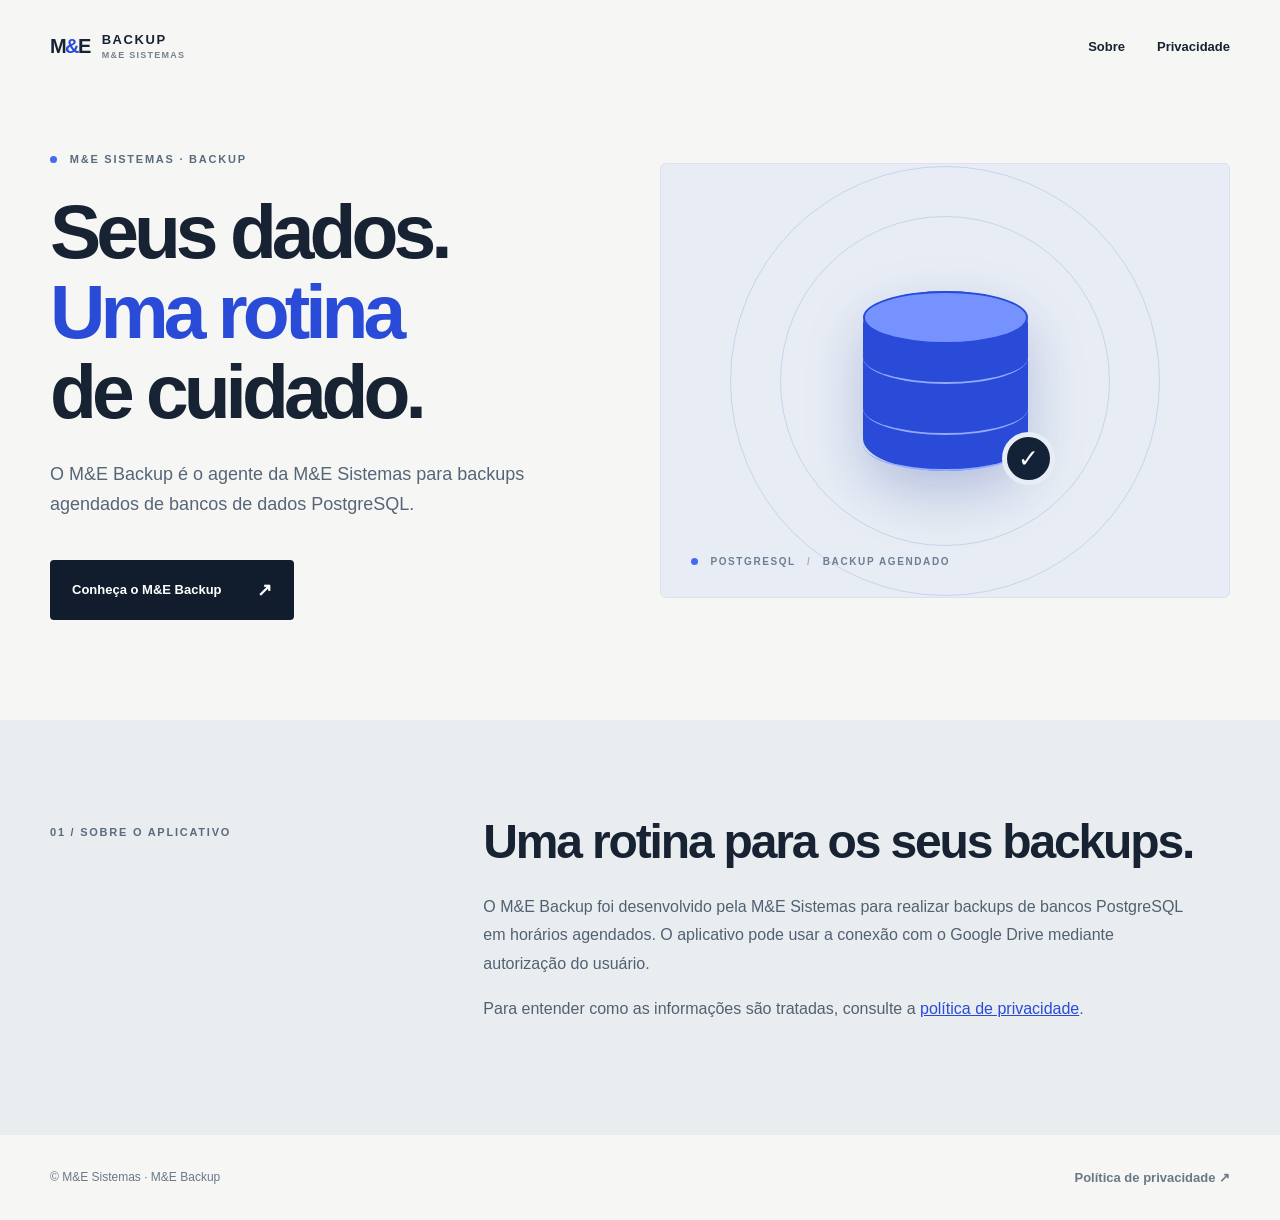
<file: index.html>
<!doctype html>
<html lang="pt-BR"><head><meta charset="utf-8"><meta name="viewport" content="width=device-width, initial-scale=1"><meta name="description" content="M&E Backup: agente de backups agendados PostgreSQL da M&E Sistemas."><title>M&E Backup | M&E Sistemas</title><link rel="stylesheet" href="style.css"></head>
<body><header class="header wrap"><a class="brand" href="index.html"><span class="mark">M<span>&</span>E</span><span>BACKUP <small>M&E SISTEMAS</small></span></a><nav><a href="#sobre">Sobre</a><a href="privacidade.html">Privacidade</a></nav></header><main><section class="hero wrap"><div><p class="eyebrow"><span></span> M&E SISTEMAS · BACKUP</p><h1>Seus dados.<br><em>Uma rotina</em><br>de cuidado.</h1><p class="lead">O M&E Backup é o agente da M&E Sistemas para backups agendados de bancos de dados PostgreSQL.</p><a class="button" href="#sobre">Conheça o M&E Backup <span>↗</span></a></div><div class="visual" aria-hidden="true"><div class="orbit orbit-one"></div><div class="orbit orbit-two"></div><div class="database"><div class="db-top"></div><div class="db-line"></div><div class="db-line"></div><div class="db-bottom"></div><div class="check">✓</div></div><div class="visual-caption"><span class="pulse"></span> POSTGRESQL <b> / </b> BACKUP AGENDADO</div></div></section><section id="sobre" class="about"><div class="wrap about-grid"><p class="eyebrow dark">01 / SOBRE O APLICATIVO</p><div><h2>Uma rotina para os seus backups.</h2><p>O M&E Backup foi desenvolvido pela M&E Sistemas para realizar backups de bancos PostgreSQL em horários agendados. O aplicativo pode usar a conexão com o Google Drive mediante autorização do usuário.</p><p>Para entender como as informações são tratadas, consulte a <a href="privacidade.html">política de privacidade</a>.</p></div></div></section></main><footer class="wrap footer"><span>© M&E Sistemas · M&E Backup</span><a href="privacidade.html">Política de privacidade ↗</a></footer></body></html>
</file>
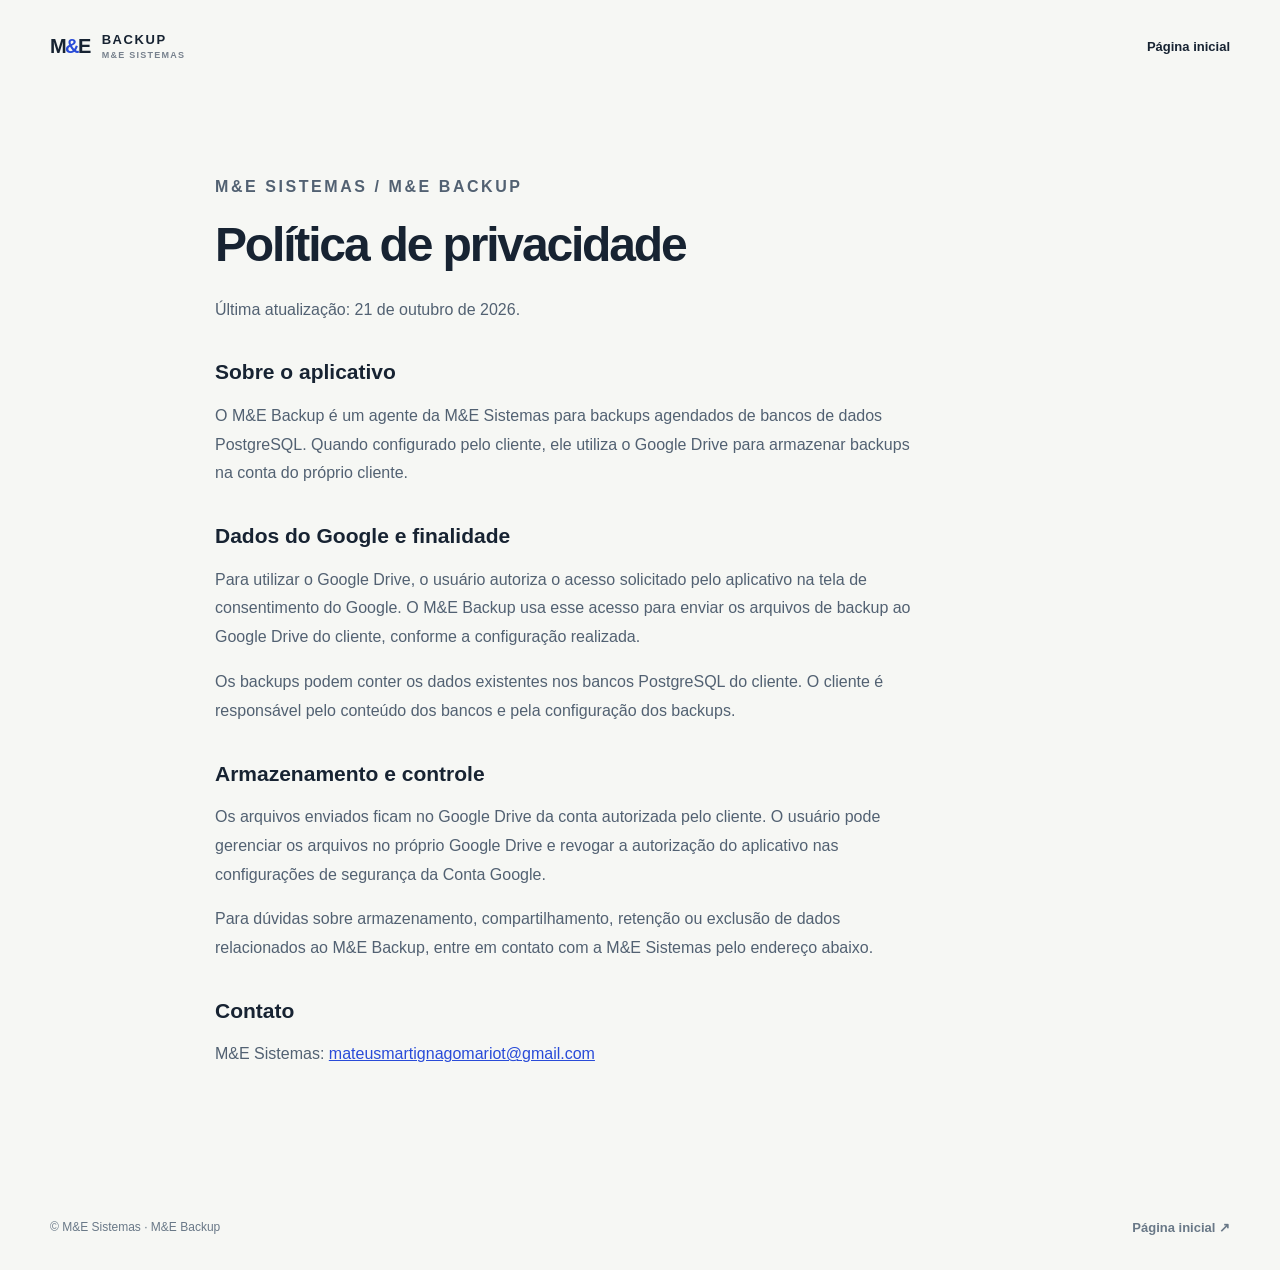
<file: privacidade.html>
<!doctype html><html lang="pt-BR"><head><meta charset="utf-8"><meta name="viewport" content="width=device-width, initial-scale=1"><meta name="description" content="Política de privacidade do M&E Backup, da M&E Sistemas."><title>Política de privacidade | M&E Backup</title><link rel="stylesheet" href="style.css"></head><body><header class="header wrap"><a class="brand" href="index.html"><span class="mark">M<span>&</span>E</span><span>BACKUP <small>M&E SISTEMAS</small></span></a><nav><a href="index.html">Página inicial</a></nav></header><main class="wrap document"><p class="eyebrow">M&E SISTEMAS / M&E BACKUP</p><h1>Política de privacidade</h1><p>Última atualização: 21 de outubro de 2026.</p><h2>Sobre o aplicativo</h2><p>O M&E Backup é um agente da M&E Sistemas para backups agendados de bancos de dados PostgreSQL. Quando configurado pelo cliente, ele utiliza o Google Drive para armazenar backups na conta do próprio cliente.</p><h2>Dados do Google e finalidade</h2><p>Para utilizar o Google Drive, o usuário autoriza o acesso solicitado pelo aplicativo na tela de consentimento do Google. O M&E Backup usa esse acesso para enviar os arquivos de backup ao Google Drive do cliente, conforme a configuração realizada.</p><p>Os backups podem conter os dados existentes nos bancos PostgreSQL do cliente. O cliente é responsável pelo conteúdo dos bancos e pela configuração dos backups.</p><h2>Armazenamento e controle</h2><p>Os arquivos enviados ficam no Google Drive da conta autorizada pelo cliente. O usuário pode gerenciar os arquivos no próprio Google Drive e revogar a autorização do aplicativo nas configurações de segurança da Conta Google.</p><p>Para dúvidas sobre armazenamento, compartilhamento, retenção ou exclusão de dados relacionados ao M&E Backup, entre em contato com a M&E Sistemas pelo endereço abaixo.</p><h2>Contato</h2><p>M&E Sistemas: <a href="mailto:mateusmartignagomariot@gmail.com">mateusmartignagomariot@gmail.com</a></p></main><footer class="wrap footer"><span>© M&E Sistemas · M&E Backup</span><a href="index.html">Página inicial ↗</a></footer></body></html>
</file>
<file: style.css>
:root{--navy:#111d2c;--blue:#294bd8;--ink:#172332;--muted:#566578;--cream:#f6f7f4}*{box-sizing:border-box}html{scroll-behavior:smooth}body{margin:0;background:var(--cream);color:var(--ink);font-family:Inter,Segoe UI,Arial,sans-serif}.wrap{width:min(1180px,calc(100% - 64px));margin:auto}.header{height:92px;display:flex;align-items:center;justify-content:space-between}.brand{text-decoration:none;color:var(--ink);display:flex;gap:12px;align-items:center;font-weight:800;font-size:13px;letter-spacing:.12em}.brand small{display:block;font-size:9px;color:#77818d;letter-spacing:.14em;margin-top:3px}.mark{font-size:20px;letter-spacing:-.08em}.mark span{color:var(--blue)}nav{display:flex;gap:32px}nav a,.footer a{color:inherit;text-decoration:none;font-size:13px;font-weight:600}nav a:hover,.footer a:hover{color:var(--blue)}.hero{min-height:625px;display:grid;grid-template-columns:1fr 1fr;align-items:center;gap:40px;padding:50px 0 100px}.eyebrow{font-weight:750;font-size:11px;letter-spacing:.16em;color:#596b7e}.eyebrow span,.pulse{display:inline-block;width:7px;height:7px;border-radius:50%;background:#456af2;margin-right:8px}h1{font-size:clamp(52px,6vw,79px);line-height:1.04;letter-spacing:-.065em;margin:27px 0;font-weight:750}h1 em{font-style:normal;color:var(--blue)}.lead{max-width:475px;color:var(--muted);font-size:18px;line-height:1.7}.button{display:inline-flex;gap:35px;align-items:center;background:var(--navy);color:white;padding:19px 22px;border-radius:4px;margin-top:22px;text-decoration:none;font-size:13px;font-weight:700}.button span{font-size:18px}.visual{height:435px;position:relative;display:grid;place-items:center;overflow:hidden;background:#e8edf5;border:1px solid #dbe2ed;border-radius:6px}.orbit{position:absolute;border:1px solid rgba(58,93,183,.18);border-radius:50%;width:330px;height:330px}.orbit-two{width:430px;height:430px}.database{position:relative;width:165px;height:180px;background:#294bd8;border-radius:50% / 18%;box-shadow:0 22px 55px #263e9c44}.db-top{position:absolute;top:0;width:100%;height:53px;border-radius:50%;background:#7592ff;border:2px solid #294bd8}.db-line{position:absolute;width:100%;height:53px;border-bottom:2px solid #92aaff;border-radius:50%;top:40px}.db-line:nth-child(3){top:91px}.db-bottom{position:absolute;width:100%;height:53px;border-bottom:2px solid #92aaff;border-radius:50%;bottom:0}.check{position:absolute;right:-27px;bottom:-14px;background:#142238;color:white;width:53px;height:53px;border-radius:50%;display:grid;place-items:center;font-size:25px;border:5px solid #e8edf5}.visual-caption{position:absolute;bottom:30px;left:30px;font-size:10px;letter-spacing:.16em;font-weight:750;color:#6d7d92}.visual-caption b{padding:0 7px;color:#a2afbe}.about{background:#e9edf0;padding:95px 0}.about-grid{display:grid;grid-template-columns:1fr 2fr;gap:60px}.about h2,.document h1{font-size:clamp(32px,4vw,48px);letter-spacing:-.045em;line-height:1.12;margin:0 0 24px}.about p:not(.eyebrow),.document p,.document li{font-size:16px;color:#526172;line-height:1.8;max-width:700px}.about a,.document a{color:var(--blue)}.footer{display:flex;justify-content:space-between;gap:20px;padding:35px 0;font-size:12px;color:#697887}.document{max-width:850px;padding:65px 0 100px}.document h2{margin-top:36px;font-size:21px}.notice{padding:18px;background:#fff2d4;border-left:3px solid #dc9d1e;color:#725015}@media(max-width:700px){.wrap{width:calc(100% - 40px)}.header{height:75px}.hero{grid-template-columns:1fr;padding:55px 0 65px;gap:45px}.visual{height:300px}.about-grid{grid-template-columns:1fr;gap:20px}.about{padding:65px 0}.footer{flex-direction:column}.orbit-one{width:250px;height:250px}.orbit-two{width:330px;height:330px}}
</file>
